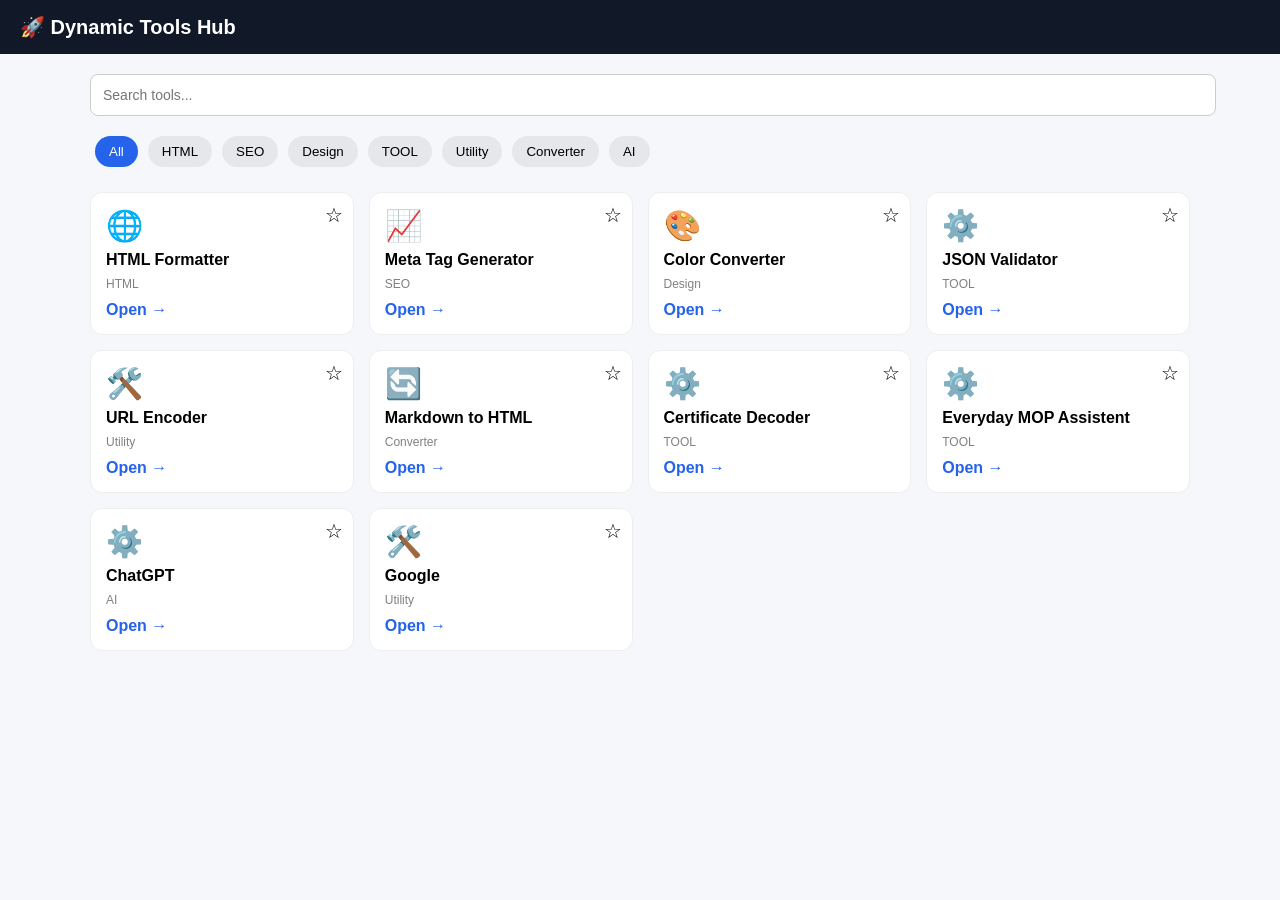
<file: index.html>
<!DOCTYPE html>
<html lang="en">
<head>
  <meta charset="UTF-8">
  <title>Dynamic Tools Hub</title>
  <meta name="viewport" content="width=device-width, initial-scale=1.0">

  <style>
    body {
      font-family: Arial, sans-serif;
      margin: 0;
      background: #f5f7fb;
    }

    header {
      background: #111827;
      color: white;
      padding: 15px 20px;
      font-size: 20px;
      font-weight: bold;
    }

    .container {
      max-width: 1100px;
      margin: auto;
      padding: 20px;
    }

    input {
      width: 100%;
      padding: 12px;
      margin-bottom: 15px;
      border-radius: 8px;
      border: 1px solid #ccc;
      font-size: 14px;
    }

    .filters {
      margin-bottom: 20px;
    }

    .filters button {
      padding: 8px 14px;
      margin: 5px;
      border: none;
      border-radius: 20px;
      cursor: pointer;
      background: #e5e7eb;
    }

    .filters button.active {
      background: #2563eb;
      color: white;
    }

    .grid {
      display: grid;
      grid-template-columns: repeat(auto-fill, minmax(250px, 1fr));
      gap: 15px;
    }

    .card {
      background: white;
      padding: 15px;
      border-radius: 12px;
      transition: 0.2s;
      position: relative;
      border: 1px solid #eee;
    }

    .card:hover {
      transform: translateY(-5px);
      box-shadow: 0 10px 20px rgba(0,0,0,0.08);
    }

    .icon {
      font-size: 30px;
    }

    .title {
      font-weight: bold;
      margin: 8px 0;
    }

    .category {
      font-size: 12px;
      color: gray;
    }

    .open {
      display: inline-block;
      margin-top: 10px;
      color: #2563eb;
      text-decoration: none;
      font-weight: bold;
    }

    .fav {
      position: absolute;
      top: 10px;
      right: 10px;
      cursor: pointer;
      font-size: 20px;
    }

  </style>
</head>

<body>

<header>🚀 Dynamic Tools Hub</header>

<div class="container">

  <input id="searchBox" placeholder="Search tools..." />

  <div id="filters" class="filters"></div>

  <div id="tools" class="grid"></div>

</div>

<script>
let toolsData = [];
let activeCategory = "All";

const icons = {
  HTML: "🌐",
  SEO: "📈",
  Design: "🎨",
  JSON: "🧩",
  Utility: "🛠️",
  Converter: "🔄"
};

// Load tools
fetch('tools.json')
  .then(res => res.json())
  .then(data => {
    toolsData = data;
    renderFilters();
    renderTools();
  });

// Render filters
function renderFilters() {
  const container = document.getElementById("filters");

  // 🔥 FIX: clear previous buttons
  container.innerHTML = "";

  const categories = ["All", ...new Set(toolsData.map(t => t.category))];

  categories.forEach(cat => {
    const btn = document.createElement("button");
    btn.innerText = cat;

    if (cat === activeCategory) btn.classList.add("active");

    btn.onclick = () => {
      activeCategory = cat;
      renderFilters();
      renderTools();
    };

    container.appendChild(btn);
  });
}

// Render tools
function renderTools() {
  const container = document.getElementById("tools");
  container.innerHTML = "";

  const search = document.getElementById("searchBox").value.toLowerCase();

  const filtered = toolsData.filter(t =>
    (activeCategory === "All" || t.category === activeCategory) &&
    t.name.toLowerCase().includes(search)
  );

  filtered.forEach(tool => {
    const fav = isFav(tool.file);

    const div = document.createElement("div");
    div.className = "card";

    div.innerHTML = `
      <div class="fav" onclick="toggleFav('${tool.file}')">
        ${fav ? "⭐" : "☆"}
      </div>

      <div class="icon">${icons[tool.category] || "⚙️"}</div>

      <div class="title">${tool.name}</div>
      <div class="category">${tool.category}</div>

      <a href="${tool.file}" class="open">Open →</a>
    `;

    container.appendChild(div);
  });
}

// Search
document.getElementById("searchBox").addEventListener("input", renderTools);

// Favorites
function getFavs() {
  return JSON.parse(localStorage.getItem("favTools") || "[]");
}

function isFav(file) {
  return getFavs().includes(file);
}

function toggleFav(file) {
  let favs = getFavs();

  if (favs.includes(file)) {
    favs = favs.filter(f => f !== file);
  } else {
    favs.push(file);
  }

  localStorage.setItem("favTools", JSON.stringify(favs));
  renderTools();
}
</script>

</body>
</html>
</file>
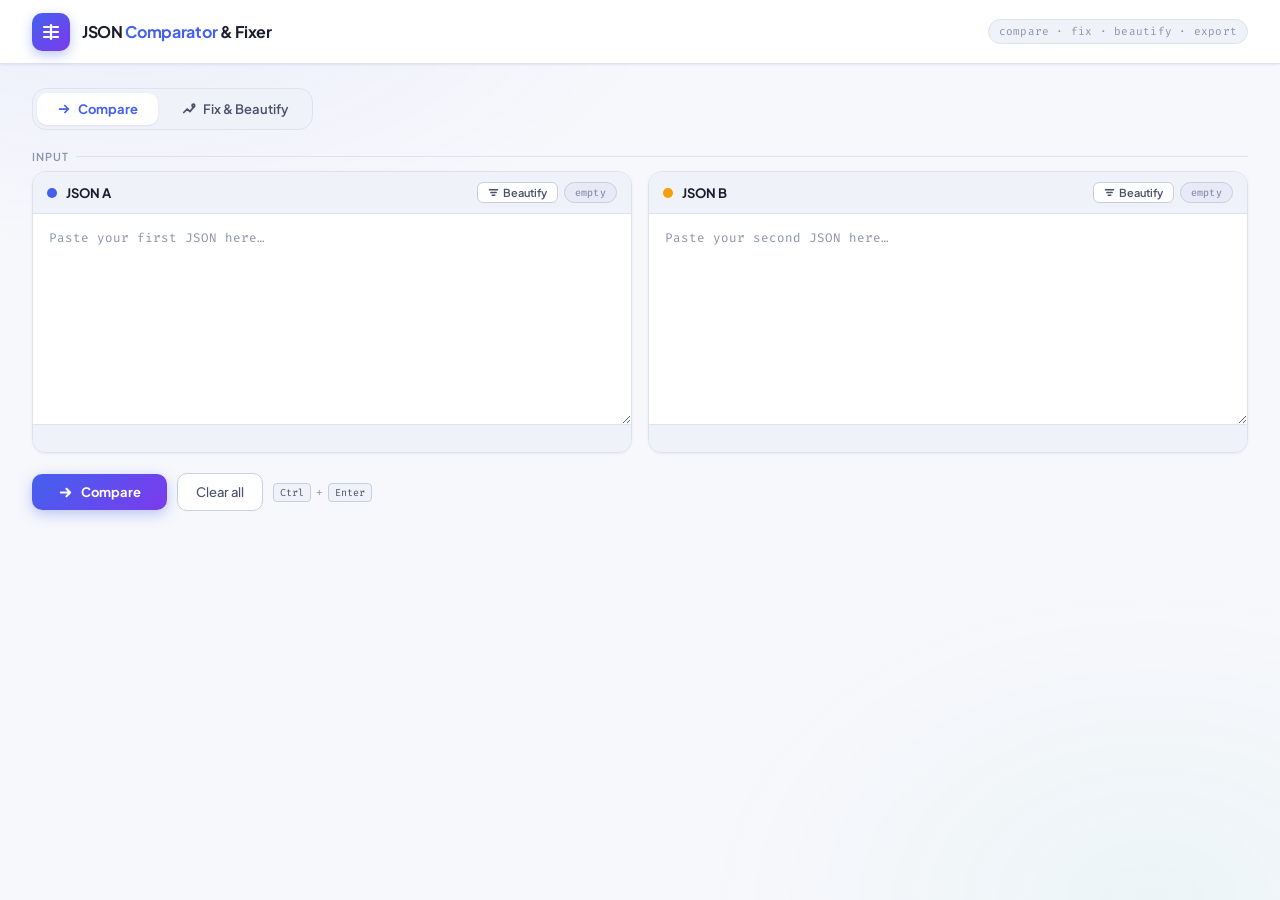
<file: json-comparator.html>
<!DOCTYPE html>
<html lang="en">
<head>
<meta charset="UTF-8"/>
<meta name="viewport" content="width=device-width, initial-scale=1.0"/>
<title>JSON Comparator & Fixer</title>
<link href="https://fonts.googleapis.com/css2?family=Plus+Jakarta+Sans:wght@400;500;600;700&family=Fira+Code:wght@400;500&display=swap" rel="stylesheet"/>
<style>
*,*::before,*::after{box-sizing:border-box;margin:0;padding:0}
:root{
  --bg:#F7F8FC; --surface:#FFFFFF; --surface2:#F0F2FA; --surface3:#E8EBF7;
  --border:#DDE1F0; --border2:#C8CEDE;
  --text:#1A1D2E; --text2:#4A5068; --text3:#8B92AD;
  --blue:#4361EE; --blue-light:#EEF1FD; --blue-mid:#C5CEFC;
  --green:#2BB5A0; --green-light:#E8F8F6; --green-mid:#A8E6DF;
  --red:#E05263; --red-light:#FDEEF0; --red-mid:#F8BDC4;
  --amber:#F59E0B; --amber-light:#FEF3C7; --amber-mid:#FCD89A;
  --violet:#7C3AED; --violet-light:#EDE9FE;
  --radius-sm:6px; --radius:10px; --radius-lg:14px; --radius-xl:20px;
  --shadow-sm:0 1px 3px rgba(67,97,238,0.06),0 1px 2px rgba(0,0,0,0.04);
  --shadow:0 4px 16px rgba(67,97,238,0.08),0 1px 4px rgba(0,0,0,0.04);
  --shadow-lg:0 8px 32px rgba(67,97,238,0.12),0 2px 8px rgba(0,0,0,0.06);
  --sans:'Plus Jakarta Sans',sans-serif; --mono:'Fira Code',monospace;
}
html{font-family:var(--sans);background:var(--bg);color:var(--text);min-height:100vh}
body{min-height:100vh;display:flex;flex-direction:column}
body::before{content:'';position:fixed;inset:0;pointer-events:none;z-index:0;
  background:radial-gradient(ellipse 60% 40% at 10% 0%,rgba(67,97,238,0.06) 0%,transparent 70%),
             radial-gradient(ellipse 50% 50% at 90% 100%,rgba(43,181,160,0.05) 0%,transparent 70%)}

/* ── Header ── */
header{position:relative;z-index:10;background:var(--surface);border-bottom:1px solid var(--border);
  box-shadow:var(--shadow-sm);padding:0 2rem;display:flex;align-items:center;justify-content:space-between;height:64px;flex-shrink:0}
.logo{display:flex;align-items:center;gap:12px}
.logo-mark{width:38px;height:38px;border-radius:10px;background:linear-gradient(135deg,#4361EE 0%,#7C3AED 100%);
  display:flex;align-items:center;justify-content:center;box-shadow:0 4px 12px rgba(67,97,238,0.35)}
.logo-mark svg{width:20px;height:20px;fill:none;stroke:#fff;stroke-width:2.2;stroke-linecap:round;stroke-linejoin:round}
.logo-name{font-size:16px;font-weight:700;letter-spacing:-0.02em;color:var(--text)}
.logo-name em{font-style:normal;color:var(--blue)}
.header-tag{font-family:var(--mono);font-size:11px;color:var(--text3);background:var(--surface2);
  border:1px solid var(--border);padding:4px 10px;border-radius:20px;letter-spacing:0.02em}

/* ── Tab nav ── */
.tab-nav{display:flex;gap:4px;background:var(--surface2);padding:4px;border-radius:var(--radius-lg);
  border:1px solid var(--border);width:fit-content}
.tab-btn{font-family:var(--sans);font-size:13px;font-weight:600;padding:8px 20px;border-radius:10px;
  border:none;background:transparent;color:var(--text2);cursor:pointer;transition:all 0.18s;
  display:flex;align-items:center;gap:7px}
.tab-btn svg{width:14px;height:14px;stroke:currentColor;fill:none;stroke-width:2;stroke-linecap:round;stroke-linejoin:round}
.tab-btn.active{background:var(--surface);color:var(--blue);box-shadow:var(--shadow-sm);font-weight:700}
.tab-btn:not(.active):hover{background:rgba(255,255,255,0.6);color:var(--text)}

/* ── Tab pages ── */
.tab-page{display:none}.tab-page.active{display:flex;flex-direction:column;gap:1.25rem}

/* ── Main ── */
main{position:relative;z-index:1;flex:1;display:flex;flex-direction:column;padding:1.5rem 2rem 2.5rem;
  gap:1.25rem;max-width:1440px;width:100%;margin:0 auto}
.section-label{font-size:11px;font-weight:600;letter-spacing:0.08em;text-transform:uppercase;color:var(--text3);
  display:flex;align-items:center;gap:8px;margin-bottom:8px}
.section-label::after{content:'';flex:1;height:1px;background:var(--border)}

/* ── Editors ── */
.editors{display:grid;grid-template-columns:1fr 1fr;gap:1rem}
.panel{background:var(--surface);border:1px solid var(--border);border-radius:var(--radius-lg);
  box-shadow:var(--shadow-sm);overflow:hidden;display:flex;flex-direction:column;transition:box-shadow 0.2s,border-color 0.2s}
.panel:focus-within{border-color:var(--blue-mid);box-shadow:var(--shadow)}
.panel-head{padding:10px 14px;display:flex;align-items:center;justify-content:space-between;
  background:var(--surface2);border-bottom:1px solid var(--border);gap:8px;flex-wrap:wrap}
.panel-id{display:flex;align-items:center;gap:9px;font-size:13px;font-weight:700;color:var(--text)}
.dot{width:10px;height:10px;border-radius:50%;flex-shrink:0}
.dot-a{background:var(--blue)}.dot-b{background:var(--amber)}
.panel-actions{display:flex;gap:6px;align-items:center}
.badge{font-size:10px;font-family:var(--mono);font-weight:500;padding:3px 10px;border-radius:20px;
  letter-spacing:0.03em;transition:all 0.2s}
.badge-empty{background:var(--surface3);border:1px solid var(--border2);color:var(--text3)}
.badge-ok{background:var(--green-light);border:1px solid var(--green-mid);color:var(--green)}
.badge-err{background:var(--red-light);border:1px solid var(--red-mid);color:var(--red)}
.mini-btn{font-family:var(--sans);font-size:11px;font-weight:600;padding:3px 10px;border-radius:6px;
  border:1px solid var(--border2);background:var(--surface);color:var(--text2);cursor:pointer;
  transition:all 0.15s;display:flex;align-items:center;gap:4px;white-space:nowrap}
.mini-btn svg{width:11px;height:11px;stroke:currentColor;fill:none;stroke-width:2;stroke-linecap:round;stroke-linejoin:round}
.mini-btn:hover{background:var(--blue-light);border-color:var(--blue-mid);color:var(--blue)}
.mini-btn.green:hover{background:var(--green-light);border-color:var(--green-mid);color:var(--green)}
textarea{flex:1;min-height:210px;resize:vertical;background:#fff;border:none;outline:none;
  color:var(--text);font-family:var(--mono);font-size:12.5px;line-height:1.7;padding:14px 16px;caret-color:var(--blue)}
textarea::placeholder{color:var(--text3)}
.panel-foot{border-top:1px solid var(--border);padding:6px 14px;min-height:28px;background:var(--surface2)}
.err-msg{font-size:11px;font-family:var(--mono);color:var(--red);line-height:1.5}

/* ── Action bar ── */
.action-bar{display:flex;align-items:center;gap:10px;flex-wrap:wrap}
.btn-compare{font-family:var(--sans);font-size:13px;font-weight:700;padding:10px 26px;
  background:linear-gradient(135deg,#4361EE 0%,#7C3AED 100%);color:#fff;border:none;border-radius:var(--radius);
  cursor:pointer;box-shadow:0 4px 14px rgba(67,97,238,0.35);transition:transform 0.15s,box-shadow 0.15s;
  display:flex;align-items:center;gap:8px}
.btn-compare:hover{transform:translateY(-1px);box-shadow:0 6px 20px rgba(67,97,238,0.42)}
.btn-compare:active{transform:scale(0.97)}
.btn-compare svg{width:15px;height:15px}
.btn-ghost{font-family:var(--sans);font-size:13px;font-weight:500;padding:10px 18px;
  background:var(--surface);color:var(--text2);border:1px solid var(--border2);border-radius:var(--radius);
  cursor:pointer;transition:all 0.15s}
.btn-ghost:hover{background:var(--surface2);color:var(--text)}
.btn-export{font-family:var(--sans);font-size:12px;font-weight:600;padding:8px 14px;background:var(--surface);
  color:var(--text2);border:1px solid var(--border2);border-radius:var(--radius);cursor:pointer;
  transition:all 0.15s;display:flex;align-items:center;gap:6px}
.btn-export:hover{background:var(--surface2);color:var(--blue);border-color:var(--blue-mid)}
.btn-export svg{width:13px;height:13px;stroke:currentColor;fill:none;stroke-width:2;stroke-linecap:round;stroke-linejoin:round}
.export-group{display:flex;gap:6px}
.kbd-hint{font-family:var(--mono);font-size:11px;color:var(--text3);display:flex;align-items:center;gap:5px}
kbd{background:var(--surface2);border:1px solid var(--border2);border-radius:4px;padding:2px 6px;
  font-size:10px;font-family:var(--mono);color:var(--text2)}

/* ── Results ── */
.results{display:none;flex-direction:column;gap:1rem}
.results.visible{display:flex}
@keyframes fadeUp{from{opacity:0;transform:translateY(10px)}to{opacity:1;transform:translateY(0)}}
.results.visible{animation:fadeUp 0.3s ease}

/* ── Metrics ── */
.metrics{display:flex;gap:10px;flex-wrap:wrap}
.metric{background:var(--surface);border:1px solid var(--border);border-radius:var(--radius-lg);
  box-shadow:var(--shadow-sm);padding:14px 20px;min-width:100px;display:flex;flex-direction:column;gap:4px}
.metric-val{font-size:28px;font-weight:700;line-height:1;letter-spacing:-0.02em}
.metric-label{font-size:11px;font-weight:500;color:var(--text3);letter-spacing:0.04em}
.m-total .metric-val{color:var(--text)}.m-same .metric-val{color:var(--green)}
.m-diff .metric-val{color:var(--red)}.m-only-a .metric-val{color:var(--blue)}.m-only-b .metric-val{color:var(--amber)}

/* ── Controls ── */
.controls{display:flex;align-items:center;gap:10px;flex-wrap:wrap}
.filters{display:flex;gap:6px;flex-wrap:wrap}
.filter-btn{font-family:var(--sans);font-size:12px;font-weight:600;padding:6px 14px;border-radius:20px;
  border:1.5px solid var(--border2);background:var(--surface);color:var(--text2);cursor:pointer;transition:all 0.15s}
.filter-btn:hover{background:var(--surface2)}
.filter-btn.active{background:var(--blue);border-color:var(--blue);color:#fff;box-shadow:0 2px 8px rgba(67,97,238,0.3)}
.filter-btn.f-same.active{background:var(--green);border-color:var(--green);color:#fff}
.filter-btn.f-different.active{background:var(--red);border-color:var(--red);color:#fff}
.filter-btn.f-only-a.active{background:var(--blue);border-color:var(--blue);color:#fff}
.filter-btn.f-only-b.active{background:var(--amber);border-color:var(--amber);color:#fff}
.search-wrap{margin-left:auto}
.search-box{position:relative;display:flex;align-items:center}
.search-box svg{position:absolute;left:10px;width:14px;height:14px;stroke:var(--text3);stroke-width:2;fill:none;pointer-events:none}
.search-box input{font-family:var(--sans);font-size:13px;padding:7px 12px 7px 32px;width:220px;
  background:var(--surface);color:var(--text);border:1px solid var(--border2);border-radius:var(--radius);
  outline:none;transition:all 0.2s;box-shadow:var(--shadow-sm)}
.search-box input:focus{border-color:var(--blue);box-shadow:0 0 0 3px rgba(67,97,238,0.12)}
.search-box input::placeholder{color:var(--text3)}

/* ── Table ── */
.table-card{background:var(--surface);border:1px solid var(--border);border-radius:var(--radius-lg);
  box-shadow:var(--shadow);overflow:hidden;overflow-x:auto}
table{width:100%;border-collapse:collapse;table-layout:fixed;min-width:600px}
thead{background:var(--surface2)}
th{padding:11px 16px;text-align:left;font-size:11px;font-weight:600;color:var(--text3);
  letter-spacing:0.07em;text-transform:uppercase;border-bottom:2px solid var(--border)}
td{padding:10px 16px;font-size:12.5px;border-bottom:1px solid var(--border);
  vertical-align:top;word-break:break-word;transition:background 0.1s}
tr:last-child td{border-bottom:none}
tbody tr.data-row:hover td{background:var(--blue-light)}
tr.grp td{background:var(--surface2);font-size:11px;font-weight:700;letter-spacing:0.06em;
  color:var(--text3);text-transform:uppercase;padding:6px 16px;border-bottom:1px solid var(--border)}
tr.grp td .grp-name{color:var(--blue);font-family:var(--mono);font-size:12px}
tr.grp td .grp-meta{color:var(--text3);font-size:10px;font-weight:400}
col.ck{width:22%}col.cs{width:10%}col.ca{width:30%}col.cb{width:30%}col.cact{width:8%}
.kpath{font-family:var(--mono);font-size:11px;color:var(--text3)}
.kleaf{font-family:var(--mono);font-size:12px;font-weight:500;color:var(--text)}
.pill{display:inline-block;padding:3px 10px;border-radius:20px;font-size:10px;font-weight:700;letter-spacing:0.03em}
.p-same{background:var(--green-light);color:var(--green);border:1px solid var(--green-mid)}
.p-diff{background:var(--red-light);color:var(--red);border:1px solid var(--red-mid)}
.p-oa{background:var(--blue-light);color:var(--blue);border:1px solid var(--blue-mid)}
.p-ob{background:var(--amber-light);color:var(--amber);border:1px solid var(--amber-mid)}
.val{font-family:var(--mono);font-size:12px}
.v-null{color:var(--text3)}.v-bool{color:var(--violet)}.v-num{color:#E67E22}
.v-str{color:var(--text)}.v-a{color:var(--blue)}.v-b{color:#D97706}.v-miss{color:var(--text3);font-style:italic}
.val-truncated .truncated-text{display:block;max-height:55px;overflow:hidden}

/* ── Row actions ── */
.row-actions{display:flex;gap:4px;align-items:flex-start}
.icon-btn{display:inline-flex;align-items:center;justify-content:center;width:26px;height:26px;
  border-radius:6px;border:1px solid var(--border2);background:var(--surface);cursor:pointer;
  transition:all 0.15s;color:var(--text3)}
.icon-btn:hover{background:var(--blue-light);border-color:var(--blue-mid);color:var(--blue)}
.icon-btn svg{width:13px;height:13px;stroke:currentColor;fill:none;stroke-width:2;stroke-linecap:round;stroke-linejoin:round}
.icon-btn.copied{background:var(--green-light);border-color:var(--green-mid);color:var(--green)}

/* ── Expand panel ── */
tr.expand-row td{padding:0;border-bottom:1px solid var(--border)}
.expand-panel{display:none;padding:16px;background:var(--surface2)}
.expand-panel.open{display:block}
.expand-panel-inner{display:grid;grid-template-columns:1fr 1fr;gap:12px}
.diff-pane{background:var(--surface);border:1px solid var(--border);border-radius:var(--radius);overflow:hidden}
.diff-pane-head{padding:7px 12px;font-size:11px;font-weight:700;letter-spacing:0.05em;
  border-bottom:1px solid var(--border);display:flex;align-items:center;justify-content:space-between}
.diff-pane-head.pa{background:var(--blue-light);color:var(--blue)}
.diff-pane-head.pb{background:var(--amber-light);color:var(--amber)}
.diff-pane-head.ps{background:var(--green-light);color:var(--green)}
.diff-pane-copy{cursor:pointer;font-size:10px;padding:2px 8px;border-radius:4px;border:1px solid currentColor;
  opacity:0.7;background:transparent;font-family:var(--sans);font-weight:600;transition:opacity 0.15s}
.diff-pane-copy:hover{opacity:1}
.diff-body{padding:12px;font-family:var(--mono);font-size:11.5px;line-height:1.7;
  overflow-x:auto;max-height:340px;overflow-y:auto;white-space:pre}
.diff-line{display:block;padding:0 4px;margin:0 -4px;border-radius:3px}
.diff-line.added{background:rgba(43,181,160,0.12);color:var(--green)}
.diff-line.removed{background:rgba(224,82,99,0.1);color:var(--red)}
.diff-line.changed-a{background:rgba(67,97,238,0.08);color:var(--blue)}
.diff-line.changed-b{background:rgba(245,158,11,0.1);color:#D97706}
.xml-tag{color:#7C3AED}.xml-attr{color:#E05263}.xml-val{color:var(--green)}.xml-text{color:var(--text)}
.json-key{color:var(--blue)}.json-str{color:var(--green)}.json-num{color:#E67E22}.json-bool{color:var(--violet)}.json-null{color:var(--text3)}
.no-rows{padding:48px;text-align:center;color:var(--text3);font-size:14px}
.no-rows strong{display:block;font-size:16px;margin-bottom:4px;color:var(--text2)}

/* ══════════════════════════════════
   JSON FIXER / BEAUTIFIER TAB
══════════════════════════════════ */
.fixer-layout{display:grid;grid-template-columns:1fr 1fr;gap:1rem;align-items:start}
.fixer-panel{background:var(--surface);border:1px solid var(--border);border-radius:var(--radius-lg);
  box-shadow:var(--shadow-sm);overflow:hidden;display:flex;flex-direction:column}
.fixer-panel:focus-within{border-color:var(--blue-mid);box-shadow:var(--shadow)}
.fixer-head{padding:10px 14px;background:var(--surface2);border-bottom:1px solid var(--border);
  display:flex;align-items:center;justify-content:space-between;gap:8px;flex-wrap:wrap}
.fixer-title{font-size:13px;font-weight:700;color:var(--text);display:flex;align-items:center;gap:8px}
.fixer-actions{display:flex;gap:6px;flex-wrap:wrap}
.fixer-ta{min-height:280px;resize:vertical;background:#fff;border:none;outline:none;
  color:var(--text);font-family:var(--mono);font-size:12.5px;line-height:1.7;padding:14px 16px;
  caret-color:var(--blue);width:100%}
.fixer-ta::placeholder{color:var(--text3)}
.fixer-foot{border-top:1px solid var(--border);padding:8px 14px;background:var(--surface2);min-height:30px}

/* Issues panel */
.issues-panel{background:var(--surface);border:1px solid var(--border);border-radius:var(--radius-lg);
  box-shadow:var(--shadow-sm);overflow:hidden}
.issues-head{padding:10px 16px;background:var(--surface2);border-bottom:1px solid var(--border);
  display:flex;align-items:center;justify-content:space-between}
.issues-title{font-size:13px;font-weight:700;color:var(--text);display:flex;align-items:center;gap:8px}
.issues-body{padding:14px 16px;display:flex;flex-direction:column;gap:10px;max-height:400px;overflow-y:auto}
.issue-card{border-radius:var(--radius);border:1px solid var(--border);overflow:hidden}
.issue-card-head{padding:8px 12px;display:flex;align-items:flex-start;gap:10px}
.issue-card-head.err{background:var(--red-light);border-bottom:1px solid var(--red-mid)}
.issue-card-head.warn{background:var(--amber-light);border-bottom:1px solid var(--amber-mid)}
.issue-card-head.info{background:var(--blue-light);border-bottom:1px solid var(--blue-mid)}
.issue-card-head.ok{background:var(--green-light);border-bottom:1px solid var(--green-mid)}
.issue-icon{font-size:16px;flex-shrink:0;line-height:1.4}
.issue-text{flex:1}
.issue-title{font-size:12px;font-weight:700;color:var(--text);margin-bottom:2px}
.issue-desc{font-size:11px;color:var(--text2);line-height:1.5}
.issue-fix{padding:8px 12px;font-family:var(--mono);font-size:11px;color:var(--text2);background:#fff;
  line-height:1.6;white-space:pre-wrap;word-break:break-all}
.fix-tag{display:inline-block;font-size:10px;font-weight:700;padding:1px 6px;border-radius:4px;
  margin-right:6px;font-family:var(--sans)}
.fix-tag.err{background:var(--red-light);color:var(--red)}
.fix-tag.warn{background:var(--amber-light);color:var(--amber)}
.fix-tag.info{background:var(--blue-light);color:var(--blue)}

/* apply-fix button */
.btn-apply{font-family:var(--sans);font-size:12px;font-weight:700;padding:6px 14px;
  background:linear-gradient(135deg,#4361EE,#7C3AED);color:#fff;border:none;border-radius:8px;
  cursor:pointer;box-shadow:0 2px 8px rgba(67,97,238,0.3);transition:all 0.15s;
  display:flex;align-items:center;gap:5px;margin-top:6px}
.btn-apply:hover{transform:translateY(-1px);box-shadow:0 4px 12px rgba(67,97,238,0.4)}
.btn-apply svg{width:12px;height:12px;stroke:#fff;fill:none;stroke-width:2.5;stroke-linecap:round;stroke-linejoin:round}

.issues-empty{padding:24px;text-align:center;color:var(--text3);font-size:13px}
.issues-empty strong{display:block;font-size:15px;color:var(--text2);margin-bottom:4px}

/* indent selector */
.indent-sel{font-family:var(--mono);font-size:11px;padding:3px 8px;border-radius:6px;
  border:1px solid var(--border2);background:var(--surface);color:var(--text2);cursor:pointer;outline:none}

/* copy-done flash */
.flash{animation:flashGreen 0.5s ease}
@keyframes flashGreen{0%{background:#E8F8F6}100%{background:transparent}}

/* ── scrollbar ── */
::-webkit-scrollbar{width:6px;height:6px}
::-webkit-scrollbar-track{background:transparent}
::-webkit-scrollbar-thumb{background:var(--border2);border-radius:3px}
::-webkit-scrollbar-thumb:hover{background:var(--blue-mid)}

@media(max-width:720px){
  .editors,.fixer-layout{grid-template-columns:1fr}
  main{padding:1rem}
  .controls{flex-direction:column;align-items:flex-start}
  .search-wrap{margin-left:0;width:100%}
  .search-box input{width:100%}
  .kbd-hint,.header-tag{display:none}
  .expand-panel-inner{grid-template-columns:1fr}
}
</style>
</head>
<body>

<header>
  <div class="logo">
    <div class="logo-mark">
      <svg viewBox="0 0 20 20"><path d="M3 5h5M3 10h5M3 15h5"/><path d="M12 5h5M12 10h5M12 15h5"/><line x1="10" y1="3" x2="10" y2="17"/></svg>
    </div>
    <div class="logo-name">JSON <em>Comparator</em> &amp; Fixer</div>
  </div>
  <div class="header-tag">compare · fix · beautify · export</div>
</header>

<main>
  <!-- Tab nav -->
  <div class="tab-nav" role="tablist">
    <button class="tab-btn active" data-tab="compare" role="tab">
      <svg viewBox="0 0 16 16"><path d="M3 8h10M9 4l4 4-4 4"/></svg>
      Compare
    </button>
    <button class="tab-btn" data-tab="fixer" role="tab">
      <svg viewBox="0 0 16 16"><path d="M2 12l4-4 3 3 5-6"/><circle cx="13" cy="4" r="1.5"/></svg>
      Fix &amp; Beautify
    </button>
  </div>

  <!-- ════ COMPARE TAB ════ -->
  <div class="tab-page active" id="tab-compare">
    <div>
      <div class="section-label">Input</div>
      <div class="editors">
        <div class="panel">
          <div class="panel-head">
            <div class="panel-id"><div class="dot dot-a"></div>JSON A</div>
            <div class="panel-actions">
              <button class="mini-btn green" onclick="beautifyTA('ta-a','badge-a','err-a')">
                <svg viewBox="0 0 16 16"><path d="M2 4h12M4 8h8M6 12h4"/></svg> Beautify
              </button>
              <span class="badge badge-empty" id="badge-a">empty</span>
            </div>
          </div>
          <textarea id="ta-a" placeholder="Paste your first JSON here…"></textarea>
          <div class="panel-foot"><div class="err-msg" id="err-a"></div></div>
        </div>
        <div class="panel">
          <div class="panel-head">
            <div class="panel-id"><div class="dot dot-b"></div>JSON B</div>
            <div class="panel-actions">
              <button class="mini-btn green" onclick="beautifyTA('ta-b','badge-b','err-b')">
                <svg viewBox="0 0 16 16"><path d="M2 4h12M4 8h8M6 12h4"/></svg> Beautify
              </button>
              <span class="badge badge-empty" id="badge-b">empty</span>
            </div>
          </div>
          <textarea id="ta-b" placeholder="Paste your second JSON here…"></textarea>
          <div class="panel-foot"><div class="err-msg" id="err-b"></div></div>
        </div>
      </div>
    </div>

    <div class="action-bar">
      <button class="btn-compare" id="btn-compare">
        <svg viewBox="0 0 16 16" fill="none" stroke="currentColor" stroke-width="2.2" stroke-linecap="round" stroke-linejoin="round"><path d="M3 8h10M9 4l4 4-4 4"/></svg>
        Compare
      </button>
      <button class="btn-ghost" id="btn-clear">Clear all</button>
      <div class="kbd-hint"><kbd>Ctrl</kbd><span>+</span><kbd>Enter</kbd></div>
      <div class="export-group" id="export-group" style="display:none">
        <button class="btn-export" id="btn-csv">
          <svg viewBox="0 0 16 16"><rect x="2" y="2" width="12" height="12" rx="1"/><path d="M2 6h12M6 6v8"/></svg>
          Export CSV
        </button>
        <button class="btn-export" id="btn-html">
          <svg viewBox="0 0 16 16"><path d="M4 4l-2 8 2 0M12 4l2 8-2 0M6 12l4 0M7 8l2 0"/></svg>
          Export HTML
        </button>
      </div>
    </div>

    <div class="results" id="results">
      <div>
        <div class="section-label">Summary</div>
        <div class="metrics" id="metrics"></div>
      </div>
      <div>
        <div class="section-label">Detailed comparison</div>
        <div class="controls">
          <div class="filters" id="filters">
            <button class="filter-btn active" data-f="all">All</button>
            <button class="filter-btn f-same" data-f="same">Same</button>
            <button class="filter-btn f-different" data-f="different">Different</button>
            <button class="filter-btn f-only-a" data-f="only-a">Only in A</button>
            <button class="filter-btn f-only-b" data-f="only-b">Only in B</button>
          </div>
          <div class="search-wrap">
            <div class="search-box">
              <svg viewBox="0 0 16 16"><circle cx="6.5" cy="6.5" r="4"/><path d="M10 10l3 3"/></svg>
              <input type="text" id="search" placeholder="Search parameter…"/>
            </div>
          </div>
        </div>
        <div style="margin-top:10px" class="table-card">
          <table id="main-table">
            <colgroup><col class="ck"><col class="cs"><col class="ca"><col class="cb"><col class="cact"></colgroup>
            <thead><tr><th>Parameter</th><th>Status</th><th>Value — A</th><th>Value — B</th><th>Actions</th></tr></thead>
            <tbody id="tbody"></tbody>
          </table>
        </div>
      </div>
    </div>
  </div><!-- /compare tab -->

  <!-- ════ FIX & BEAUTIFY TAB ════ -->
  <div class="tab-page" id="tab-fixer">
    <div class="fixer-layout">

      <!-- Input panel -->
      <div>
        <div class="section-label">Paste JSON to fix or beautify</div>
        <div class="fixer-panel">
          <div class="fixer-head">
            <div class="fixer-title">
              <svg style="width:14px;height:14px;stroke:var(--blue);fill:none;stroke-width:2;stroke-linecap:round;stroke-linejoin:round" viewBox="0 0 16 16"><path d="M5 3H3a1 1 0 00-1 1v8a1 1 0 001 1h10a1 1 0 001-1V4a1 1 0 00-1-1h-2"/><rect x="5" y="1" width="6" height="4" rx="1"/></svg>
              Raw Input
            </div>
            <div class="fixer-actions">
              <label style="font-size:11px;color:var(--text3);font-weight:600">Indent:
                <select class="indent-sel" id="indent-sel">
                  <option value="2">2 spaces</option>
                  <option value="4">4 spaces</option>
                  <option value="tab">Tab</option>
                </select>
              </label>
              <button class="mini-btn" onclick="analyzeJSON()">
                <svg viewBox="0 0 16 16"><circle cx="8" cy="8" r="6"/><path d="M8 5v3l2 2"/></svg>
                Analyze
              </button>
              <button class="mini-btn green" onclick="fixAndBeautify()">
                <svg viewBox="0 0 16 16"><path d="M13 2l-9 9-2 4 4-2 9-9-2-2z"/></svg>
                Fix &amp; Beautify
              </button>
            </div>
          </div>
          <textarea class="fixer-ta" id="fixer-input" placeholder="Paste broken or minified JSON here…&#10;&#10;The tool will:&#10;• Detect syntax errors with line/column info&#10;• Suggest specific fixes&#10;• Auto-fix common issues (trailing commas, single quotes, unquoted keys…)&#10;• Beautify / format the output"></textarea>
          <div class="fixer-foot"><div class="err-msg" id="fixer-err"></div></div>
        </div>
      </div>

      <!-- Output + Issues -->
      <div style="display:flex;flex-direction:column;gap:1rem">
        <div class="section-label">Output &amp; Issues</div>

        <!-- Issues -->
        <div class="issues-panel" id="issues-panel">
          <div class="issues-head">
            <div class="issues-title">
              <svg style="width:14px;height:14px;stroke:currentColor;fill:none;stroke-width:2;stroke-linecap:round;stroke-linejoin:round" viewBox="0 0 16 16"><circle cx="8" cy="8" r="6"/><path d="M8 5v3M8 11h.01"/></svg>
              Analysis &amp; Suggestions
            </div>
            <span id="issues-count" class="badge badge-empty">ready</span>
          </div>
          <div class="issues-body" id="issues-body">
            <div class="issues-empty"><strong>Paste JSON and click Analyze</strong>Issues and fix suggestions will appear here.</div>
          </div>
        </div>

        <!-- Fixed output -->
        <div class="fixer-panel" id="output-panel" style="display:none">
          <div class="fixer-head">
            <div class="fixer-title">
              <svg style="width:14px;height:14px;stroke:var(--green);fill:none;stroke-width:2;stroke-linecap:round;stroke-linejoin:round" viewBox="0 0 16 16"><path d="M3 8l4 4 7-7"/></svg>
              Fixed &amp; Beautified Output
            </div>
            <div class="fixer-actions">
              <button class="mini-btn" onclick="copyFixedOutput()">
                <svg viewBox="0 0 16 16"><rect x="5" y="5" width="9" height="9" rx="1"/><path d="M11 5V3H2v9h2"/></svg>
                Copy
              </button>
              <button class="mini-btn green" onclick="sendToCompare()">
                <svg viewBox="0 0 16 16"><path d="M3 8h10M9 4l4 4-4 4"/></svg>
                Send to Compare
              </button>
            </div>
          </div>
          <textarea class="fixer-ta" id="fixer-output" readonly style="background:var(--green-light);color:var(--text)"></textarea>
          <div class="fixer-foot" id="output-foot"></div>
        </div>
      </div>

    </div>
  </div><!-- /fixer tab -->

</main>

<script>
(function(){
const $=id=>document.getElementById(id);

/* ════ TAB SWITCHING ════ */
document.querySelectorAll('.tab-btn').forEach(btn=>{
  btn.addEventListener('click',()=>{
    document.querySelectorAll('.tab-btn').forEach(b=>b.classList.remove('active'));
    document.querySelectorAll('.tab-page').forEach(p=>p.classList.remove('active'));
    btn.classList.add('active');
    $('tab-'+btn.dataset.tab).classList.add('active');
  });
});

/* ════ SHARED UTILS ════ */
function esc(s){return String(s).replace(/&/g,'&amp;').replace(/</g,'&lt;').replace(/>/g,'&gt;');}
function tryParse(s){s=s.trim();if(!s)return{ok:false,empty:true};try{return{ok:true,val:JSON.parse(s)};}catch(e){return{ok:false,err:e.message};}}

function flatten(node){
  const out={};
  function walk(n,p){
    if(n===null||typeof n!=='object'){out[p]=n;return;}
    if(Array.isArray(n)){if(!n.length){out[p]='[]';return;}n.forEach((x,i)=>walk(x,p+'['+i+']'));return;}
    const ks=Object.keys(n);if(!ks.length){out[p]='{}';return;}ks.forEach(k=>walk(n[k],p?p+'.'+k:k));
  }
  walk(node,'');return out;
}

function copyText(text,btn){
  navigator.clipboard.writeText(text).then(()=>{
    if(btn){const o=btn.textContent;btn.textContent='✓ Copied';btn.classList.add('copied');setTimeout(()=>{btn.textContent=o;btn.classList.remove('copied');},1500);}
  }).catch(()=>{
    const t=document.createElement('textarea');t.value=text;document.body.appendChild(t);t.select();document.execCommand('copy');document.body.removeChild(t);
    if(btn){const o=btn.textContent;btn.textContent='✓ Copied';setTimeout(()=>{btn.textContent=o;},1500);}
  });
}

function download(name,type,content){
  const a=document.createElement('a');a.href=URL.createObjectURL(new Blob([content],{type}));a.download=name;a.click();URL.revokeObjectURL(a.href);
}

/* ════ BEAUTIFY IN COMPARE PANELS ════ */
window.beautifyTA=function(taId,badgeId,errId){
  const ta=$(taId),badge=$(badgeId),err=$(errId);
  const r=tryParse(ta.value);
  if(r.ok){
    ta.value=JSON.stringify(r.val,null,2);
    err.textContent='';badge.className='badge badge-ok';badge.textContent='valid JSON';
    ta.classList.add('flash');setTimeout(()=>ta.classList.remove('flash'),500);
  }else{
    err.textContent='Cannot beautify — '+r.err;badge.className='badge badge-err';badge.textContent='invalid';
  }
};

/* ════ LIVE VALIDATION (COMPARE) ════ */
function lv(ta,err,badge){
  const v=ta.value.trim();
  if(!v){err.textContent='';badge.className='badge badge-empty';badge.textContent='empty';return;}
  const r=tryParse(v);
  if(r.ok){err.textContent='';badge.className='badge badge-ok';badge.textContent='valid JSON';}
  else{err.textContent=r.err;badge.className='badge badge-err';badge.textContent='invalid';}
}
const taA=$('ta-a'),taB=$('ta-b'),errA=$('err-a'),errB=$('err-b'),bA=$('badge-a'),bB=$('badge-b');
taA.addEventListener('input',()=>lv(taA,errA,bA));
taB.addEventListener('input',()=>lv(taB,errB,bB));

/* ════ COMPARE ════ */
let allRows=[],activeFilter='all',searchQuery='';
const resultsEl=$('results'),metricsEl=$('metrics'),tbody=$('tbody'),searchIn=$('search'),filtersEl=$('filters'),exportGrp=$('export-group');

function compare(){
  const rA=tryParse(taA.value),rB=tryParse(taB.value);
  let blocked=false;
  if(rA.empty){errA.textContent='Please paste JSON A.';bA.className='badge badge-err';bA.textContent='empty';blocked=true;}
  else if(!rA.ok){errA.textContent=rA.err;bA.className='badge badge-err';bA.textContent='invalid';blocked=true;}
  if(rB.empty){errB.textContent='Please paste JSON B.';bB.className='badge badge-err';bB.textContent='empty';blocked=true;}
  else if(!rB.ok){errB.textContent=rB.err;bB.className='badge badge-err';bB.textContent='invalid';blocked=true;}
  if(blocked)return;
  const fA=flatten(rA.val),fB=flatten(rB.val);
  const keys=Array.from(new Set([...Object.keys(fA),...Object.keys(fB)])).sort((a,b)=>a.localeCompare(b,undefined,{numeric:true,sensitivity:'base'}));
  allRows=keys.map(k=>{
    const inA=k in fA,inB=k in fB;let st;
    if(inA&&inB)st=JSON.stringify(fA[k])===JSON.stringify(fB[k])?'same':'different';
    else if(inA)st='only-a';else st='only-b';
    return{key:k,status:st,valA:fA[k],valB:fB[k]};
  });
  activeFilter='all';searchIn.value='';searchQuery='';
  document.querySelectorAll('.filter-btn').forEach(b=>b.classList.toggle('active',b.dataset.f==='all'));
  renderMetrics();renderTable();
  resultsEl.className='results visible';exportGrp.style.display='flex';
  setTimeout(()=>resultsEl.scrollIntoView({behavior:'smooth',block:'start'}),50);
}

function renderMetrics(){
  const same=allRows.filter(r=>r.status==='same').length,diff=allRows.filter(r=>r.status==='different').length;
  const oA=allRows.filter(r=>r.status==='only-a').length,oB=allRows.filter(r=>r.status==='only-b').length;
  metricsEl.innerHTML=`
    <div class="metric m-total"><div class="metric-val">${allRows.length}</div><div class="metric-label">Total keys</div></div>
    <div class="metric m-same"><div class="metric-val">${same}</div><div class="metric-label">Identical</div></div>
    <div class="metric m-diff"><div class="metric-val">${diff}</div><div class="metric-label">Different</div></div>
    <div class="metric m-only-a"><div class="metric-val">${oA}</div><div class="metric-label">Only in A</div></div>
    <div class="metric m-only-b"><div class="metric-val">${oB}</div><div class="metric-label">Only in B</div></div>`;
}

function detectType(s){if(typeof s!=='string')return'plain';const t=s.trim();if(t.startsWith('<')&&t.includes('>'))return'xml';if((t.startsWith('{')||t.startsWith('['))&&(t.includes(':')||t.includes(',')))return'json';return'plain';}
function prettyXML(xml){try{let i=0,out='';xml.replace(/>\s*</g,'>\n<').split('\n').forEach(l=>{l=l.trim();if(!l)return;if(l.match(/^<\/[^>]+>$/))i=Math.max(0,i-1);out+='  '.repeat(i)+l+'\n';if(l.match(/^<[^\/!][^>]*[^\/]>$/)&&!l.match(/^<[^>]+\/>$/))i++;});return out.trim();}catch(e){return xml;}}
function prettyJSON(s){try{return JSON.stringify(JSON.parse(s),null,2);}catch(e){return s;}}
function highlightXML(s){return esc(s).replace(/(&lt;\/?[\w:.-]+)(\s|&gt;)/g,'<span class="xml-tag">$1</span>$2').replace(/(&lt;[\w:.-]+)((?:\s+[\w:.-]+=(?:"[^"]*"|'[^']*'))*)/g,(_,tag,attrs)=>tag+attrs.replace(/([\w:.-]+)=(&quot;[^"]*&quot;|'[^']*')/g,'<span class="xml-attr">$1</span>=<span class="xml-val">$2</span>')).replace(/&gt;([^&<]+)&lt;/g,'&gt;<span class="xml-text">$1</span>&lt;');}
function highlightJSON(s){return esc(s).replace(/"([^"]+)"(\s*:)/g,'<span class="json-key">"$1"</span>$2').replace(/:\s*"([^"]*)"/g,': <span class="json-str">"$1"</span>').replace(/:\s*(-?\d+\.?\d*)/g,': <span class="json-num">$1</span>').replace(/:\s*(true|false)/g,': <span class="json-bool">$1</span>').replace(/:\s*(null)/g,': <span class="json-null">$1</span>');}
function lineDiff(a,b){const la=a.split('\n'),lb=b.split('\n'),outA=[],outB=[],mx=Math.max(la.length,lb.length);for(let i=0;i<mx;i++){const A=la[i],B=lb[i];if(A===undefined){outA.push({text:'',cls:'removed'});outB.push({text:B,cls:'added'});}else if(B===undefined){outA.push({text:A,cls:'removed'});outB.push({text:'',cls:'added'});}else if(A===B){outA.push({text:A,cls:''});outB.push({text:B,cls:''});}else{outA.push({text:A,cls:'changed-a'});outB.push({text:B,cls:'changed-b'});}}return{outA,outB};}
function renderDiffLines(lines,hl){return lines.map(l=>{const h=hl?hl(l.text):esc(l.text);return l.cls?`<span class="diff-line ${l.cls}">${h||'&nbsp;'}</span>`:`<span class="diff-line">${h||'&nbsp;'}</span>`;}).join('\n');}

function rv(v,side){
  const sc=side==='a'?'v-a':side==='b'?'v-b':'';
  if(v===undefined)return'<span class="val v-miss">—</span>';
  if(v===null)return`<span class="val v-null ${sc}">null</span>`;
  if(v==='[]')return`<span class="val v-null">[ ] empty array</span>`;
  if(v==='{}')return`<span class="val v-null">{ } empty object</span>`;
  if(typeof v==='boolean')return`<span class="val v-bool ${sc}">${v}</span>`;
  if(typeof v==='number')return`<span class="val v-num ${sc}">${v}</span>`;
  if(typeof v==='string'&&v.length>120)return`<span class="val v-str ${sc} val-truncated"><span class="truncated-text">${esc(v.substring(0,160))}…</span></span>`;
  return`<span class="val v-str ${sc}">${esc(String(v))}</span>`;
}
function rk(k){let idx=-1;for(let i=k.length-1;i>=0;i--){if(k[i]==='.'||k[i]==='['){idx=i;break;}}if(idx<=0)return`<span class="kleaf">${esc(k)}</span>`;return`<span class="kpath">${esc(k.slice(0,idx))}</span><span class="kleaf">${esc(k.slice(idx))}</span>`;}
const pills={same:'<span class="pill p-same">same</span>',different:'<span class="pill p-diff">different</span>','only-a':'<span class="pill p-oa">only A</span>','only-b':'<span class="pill p-ob">only B</span>'};

function buildExpandHTML(r){
  const sA=String(r.valA??''),sB=String(r.valB??'');
  const type=detectType(sA)||detectType(sB);
  let ppA=sA,ppB=sB,hlFn=null;
  if(type==='xml'){ppA=prettyXML(sA);ppB=prettyXML(sB);hlFn=highlightXML;}
  else if(type==='json'){ppA=prettyJSON(sA);ppB=prettyJSON(sB);hlFn=highlightJSON;}
  if(r.status==='same'){const hl=hlFn?hlFn(ppA):esc(ppA);return`<div class="expand-panel-inner" style="grid-template-columns:1fr"><div class="diff-pane"><div class="diff-pane-head ps"><span>Both identical</span><button class="diff-pane-copy" onclick="copyText(${JSON.stringify(sA)},this)">Copy</button></div><div class="diff-body">${hl}</div></div></div>`;}
  if(r.status==='only-a'){const hl=hlFn?hlFn(ppA):esc(ppA);return`<div class="expand-panel-inner" style="grid-template-columns:1fr"><div class="diff-pane"><div class="diff-pane-head pa"><span>Value — A only</span><button class="diff-pane-copy" onclick="copyText(${JSON.stringify(sA)},this)">Copy</button></div><div class="diff-body">${hl}</div></div></div>`;}
  if(r.status==='only-b'){const hl=hlFn?hlFn(ppB):esc(ppB);return`<div class="expand-panel-inner" style="grid-template-columns:1fr"><div class="diff-pane"><div class="diff-pane-head pb"><span>Value — B only</span><button class="diff-pane-copy" onclick="copyText(${JSON.stringify(sB)},this)">Copy</button></div><div class="diff-body">${hl}</div></div></div>`;}
  const{outA,outB}=lineDiff(ppA,ppB);
  return`<div class="expand-panel-inner"><div class="diff-pane"><div class="diff-pane-head pa"><span>Value — A</span><button class="diff-pane-copy" onclick="copyText(${JSON.stringify(sA)},this)">Copy</button></div><div class="diff-body">${renderDiffLines(outA,hlFn)}</div></div><div class="diff-pane"><div class="diff-pane-head pb"><span>Value — B</span><button class="diff-pane-copy" onclick="copyText(${JSON.stringify(sB)},this)">Copy</button></div><div class="diff-body">${renderDiffLines(outB,hlFn)}</div></div></div>`;
}

function renderTable(){
  const rows=allRows.filter(r=>{if(activeFilter!=='all'&&r.status!==activeFilter)return false;if(searchQuery&&!r.key.toLowerCase().includes(searchQuery))return false;return true;});
  if(!rows.length){tbody.innerHTML='<tr><td colspan="5"><div class="no-rows"><strong>Nothing to show</strong>No parameters match the current filter.</div></td></tr>';return;}
  let lastTop=null,html=[];
  rows.forEach((r,idx)=>{
    const top=r.key.split(/[\.\[]/)[0];
    if(top!==lastTop){lastTop=top;const total=rows.filter(x=>x.key.split(/[\.\[]/)[0]===top).length,diffs=rows.filter(x=>x.key.split(/[\.\[]/)[0]===top&&x.status!=='same').length;html.push(`<tr class="grp"><td colspan="5"><span class="grp-name">${esc(top)}</span>&ensp;<span class="grp-meta">${total} key${total!==1?'s':''}${diffs?' · '+diffs+' diff':' · identical'}</span></td></tr>`);}
    let vA,vB;
    if(r.status==='same'){vA=rv(r.valA,'');vB=rv(r.valB,'');}
    else if(r.status==='different'){vA=rv(r.valA,'a');vB=rv(r.valB,'b');}
    else if(r.status==='only-a'){vA=rv(r.valA,'a');vB='<span class="val v-miss">—</span>';}
    else{vA='<span class="val v-miss">—</span>';vB=rv(r.valB,'b');}
    const hasExpand=r.status!=='same'||(typeof r.valA==='string'&&r.valA.length>60);
    const expandId=`exp-${idx}`;
    const eBtn=hasExpand?`<button class="icon-btn" title="Expand" onclick="toggleExpand('${expandId}',${idx})"><svg viewBox="0 0 16 16"><path d="M3 5l5 5 5-5"/></svg></button>`:'';
    const cA=r.valA!==undefined?`<button class="icon-btn" title="Copy A" onclick="copyVal(${idx},'a',this)"><svg viewBox="0 0 16 16"><rect x="5" y="5" width="9" height="9" rx="1"/><path d="M11 5V3H2v9h2"/></svg></button>`:'';
    const cB=r.valB!==undefined?`<button class="icon-btn" title="Copy B" onclick="copyVal(${idx},'b',this)"><svg viewBox="0 0 16 16"><rect x="5" y="5" width="9" height="9" rx="1"/><path d="M11 5V3H2v9h2"/></svg></button>`:'';
    html.push(`<tr class="data-row"><td>${rk(r.key)}</td><td>${pills[r.status]}</td><td>${vA}</td><td>${vB}</td><td><div class="row-actions">${eBtn}${cA}${cB}</div></td></tr>`);
    if(hasExpand)html.push(`<tr class="expand-row" id="${expandId}" style="display:none"><td colspan="5"><div class="expand-panel" id="ep-${idx}"></div></td></tr>`);
  });
  tbody.innerHTML=html.join('');
  window._rows=rows;
}

window.toggleExpand=function(trId,idx){
  const tr=$(trId),ep=$(`ep-${idx}`);if(!tr||!ep)return;
  const isOpen=ep.classList.contains('open');
  if(isOpen){ep.classList.remove('open');ep.innerHTML='';tr.style.display='none';}
  else{ep.innerHTML=buildExpandHTML(window._rows[idx]);ep.classList.add('open');tr.style.display='';}
};
window.copyVal=function(idx,side,btn){const r=window._rows[idx];copyText(String(side==='a'?r.valA:r.valB??''),btn);};
window.copyText=copyText;
window.diff_pane_copy=function(text,btn){copyText(text,btn);};

$('btn-compare').addEventListener('click',compare);
$('btn-clear').addEventListener('click',()=>{
  taA.value='';taB.value='';errA.textContent='';errB.textContent='';
  bA.className='badge badge-empty';bA.textContent='empty';
  bB.className='badge badge-empty';bB.textContent='empty';
  resultsEl.className='results';allRows=[];exportGrp.style.display='none';
});
filtersEl.addEventListener('click',e=>{const btn=e.target.closest('.filter-btn');if(!btn)return;activeFilter=btn.dataset.f;document.querySelectorAll('.filter-btn').forEach(b=>b.classList.toggle('active',b===btn));renderTable();});
searchIn.addEventListener('input',e=>{searchQuery=e.target.value.trim().toLowerCase();renderTable();});

$('btn-csv').addEventListener('click',()=>{
  const h='"Parameter","Status","Value A","Value B"\n';
  const rows=allRows.map(r=>{const q=s=>'"'+String(s??'').replace(/"/g,'""')+'"';return[q(r.key),q(r.status),q(r.valA??''),q(r.valB??'')].join(',');}).join('\n');
  download('json-comparison.csv','text/csv',h+rows);
});
$('btn-html').addEventListener('click',()=>{
  const now=new Date().toLocaleString();let rows='';
  allRows.forEach(r=>{const bg=r.status==='same'?'#E8F8F6':r.status==='different'?'#FDEEF0':r.status==='only-a'?'#EEF1FD':'#FEF3C7';const color=r.status==='same'?'#2BB5A0':r.status==='different'?'#E05263':r.status==='only-a'?'#4361EE':'#F59E0B';rows+=`<tr><td style="font-family:monospace;font-size:12px">${r.key}</td><td><span style="background:${bg};color:${color};padding:2px 8px;border-radius:12px;font-size:11px;font-weight:700">${r.status}</span></td><td style="font-family:monospace;font-size:12px;color:#4361EE">${esc(String(r.valA??'—'))}</td><td style="font-family:monospace;font-size:12px;color:#D97706">${esc(String(r.valB??'—'))}</td></tr>`;});
  download('json-comparison.html','text/html',`<!DOCTYPE html><html><head><meta charset="UTF-8"><title>JSON Comparison</title><style>body{font-family:sans-serif;padding:2rem;background:#F7F8FC}h1{font-size:20px;margin-bottom:4px}p{font-size:12px;color:#8B92AD;margin-bottom:1.5rem}table{width:100%;border-collapse:collapse;background:#fff;border-radius:10px;overflow:hidden;box-shadow:0 2px 8px rgba(0,0,0,.08)}th{padding:10px 14px;text-align:left;font-size:11px;color:#8B92AD;text-transform:uppercase;letter-spacing:.06em;border-bottom:2px solid #DDE1F0;background:#F0F2FA}td{padding:9px 14px;border-bottom:1px solid #DDE1F0;vertical-align:top;word-break:break-word;font-size:13px}</style></head><body><h1>JSON Comparison Report</h1><p>Generated: ${now}</p><table><thead><tr><th>Parameter</th><th>Status</th><th>Value A</th><th>Value B</th></tr></thead><tbody>${rows}</tbody></table></body></html>`);
});

document.addEventListener('keydown',e=>{if((e.ctrlKey||e.metaKey)&&e.key==='Enter'){e.preventDefault();compare();}});

/* ════════════════════════════════════
   JSON FIXER ENGINE
════════════════════════════════════ */

/* ── Auto-fix common JSON issues ── */
function autoFix(raw){
  const fixes=[];
  let s=raw;

  // 1. Trailing commas before } or ]
  const tc=s.match(/,\s*([}\]])/g);
  if(tc){s=s.replace(/,(\s*[}\]])/g,'$1');fixes.push({type:'warn',title:'Trailing commas removed',desc:`Found ${tc.length} trailing comma(s) before } or ] — not valid JSON.`,fix:'Removed automatically.'});}

  // 2. Single-quoted strings → double-quoted
  if(/'/.test(s)&&!/"/.test(s.replace(/\\"/g,''))){
    // crude swap: replace ' with " carefully
    s=s.replace(/'([^']*)'/g,'"$1"');
    fixes.push({type:'warn',title:'Single quotes → double quotes',desc:'JSON requires double-quoted strings. Single quotes detected and converted.',fix:'Replaced all single quotes with double quotes.'});
  }

  // 3. Unquoted keys: { key: value } → { "key": value }
  const uqk=s.replace(/(\/\/.*$|\/\*[\s\S]*?\*\/)/gm,'').match(/([{,]\s*)([a-zA-Z_$][a-zA-Z0-9_$]*)(\s*:)/g);
  if(uqk){
    s=s.replace(/([{,]\s*)([a-zA-Z_$][a-zA-Z0-9_$]*)(\s*:)/g,(m,pre,key,colon)=>pre+'"'+key+'"'+colon);
    fixes.push({type:'warn',title:'Unquoted keys quoted',desc:`Found ${uqk.length} unquoted key(s). JSON requires all keys to be double-quoted.`,fix:'Added double quotes around all unquoted keys.'});
  }

  // 4. Comments (// or /* */) — strip them
  if(/\/\/|\/\*/.test(s)){
    s=s.replace(/\/\/[^\n]*/g,'').replace(/\/\*[\s\S]*?\*\//g,'');
    fixes.push({type:'warn',title:'Comments stripped',desc:'JSON does not support // or /* */ comments.',fix:'All comments removed.'});
  }

  // 5. Undefined values
  if(/:\s*undefined/.test(s)){
    s=s.replace(/:\s*undefined/g,': null');
    fixes.push({type:'warn',title:'undefined → null',desc:'JSON does not support undefined. Replaced with null.',fix:'All undefined values replaced with null.'});
  }

  // 6. NaN / Infinity
  if(/:\s*(NaN|Infinity|-Infinity)/.test(s)){
    s=s.replace(/:\s*(NaN|Infinity|-Infinity)/g,': null');
    fixes.push({type:'warn',title:'NaN/Infinity → null',desc:'JSON does not support NaN or Infinity.',fix:'Replaced with null.'});
  }

  // 7. Python-style booleans/none
  if(/:\s*(True|False|None)/.test(s)){
    s=s.replace(/:\s*True/g,': true').replace(/:\s*False/g,': false').replace(/:\s*None/g,': null');
    fixes.push({type:'warn',title:'Python literals converted',desc:'True/False/None are Python syntax. JSON uses true/false/null.',fix:'Replaced True→true, False→false, None→null.'});
  }

  // 8. Missing comma between items (simple heuristic)
  // "value"\n  "key" or } "key" – hard to detect reliably; skip for safety

  return{fixed:s,fixes};
}

/* ── Detailed error analysis ── */
function analyzeError(raw,errMsg){
  const issues=[];

  // extract line/col from error message
  const lcMatch=errMsg.match(/line\s*(\d+)\s*col(?:umn)?\s*(\d+)/i)||errMsg.match(/at\s+position\s+(\d+)/i);
  let lineNum=null,colNum=null,pos=null;
  if(lcMatch){
    if(lcMatch[2]){lineNum=parseInt(lcMatch[1]);colNum=parseInt(lcMatch[2]);}
    else{pos=parseInt(lcMatch[1]);}
  }

  // Get context around error
  let context='';
  const lines=raw.split('\n');
  if(lineNum&&lineNum<=lines.length){
    const start=Math.max(0,lineNum-2),end=Math.min(lines.length-1,lineNum);
    context=lines.slice(start,end+1).map((l,i)=>`${start+i+1}: ${l}`).join('\n');
    if(colNum){const pointer=' '.repeat(String(end+1).length+2+colNum-1)+'^';context+='\n'+pointer;}
  } else if(pos){
    const s=Math.max(0,pos-40),e=Math.min(raw.length,pos+40);
    context='…'+raw.slice(s,e)+'…\n'+' '.repeat(pos-s+1)+'^';
  }

  // Main parse error
  issues.push({
    type:'err',
    title:'JSON Parse Error',
    desc:errMsg+(lineNum?` (line ${lineNum}, column ${colNum})`:pos?` (position ${pos})`:''),
    fix:context||'Check for missing quotes, commas, brackets, or colons.'
  });

  // Heuristic additional hints
  const t=raw.trim();
  if(!t){issues.push({type:'info',title:'Input is empty',desc:'Nothing to parse.',fix:''});}
  else{
    if((t.match(/{/g)||[]).length>(t.match(/}/g)||[]).length)issues.push({type:'err',title:'Unmatched {',desc:'More opening { braces than closing }.',fix:'Add the missing } at the end of the object.'});
    if((t.match(/\[/g)||[]).length>(t.match(/\]/g)||[]).length)issues.push({type:'err',title:'Unmatched [',desc:'More opening [ brackets than closing ].',fix:'Add the missing ] at the end of the array.'});
    if(/,\s*[}\]]/.test(t))issues.push({type:'warn',title:'Trailing comma detected',desc:'Trailing commas before } or ] are not valid JSON.',fix:'Remove the comma before the closing bracket.'});
    if(/'/.test(t))issues.push({type:'warn',title:'Single quotes detected',desc:'JSON requires double-quoted strings.',fix:'Replace all \' with "'});
    if(/([{,]\s*)([a-zA-Z_$][a-zA-Z0-9_$]*)(\s*:)/.test(t))issues.push({type:'warn',title:'Unquoted key detected',desc:'JSON keys must be double-quoted strings.',fix:'Wrap keys in double quotes: key → "key"'});
    if(/\/\/|\/\*/.test(t))issues.push({type:'warn',title:'Comments found',desc:'JSON does not allow // or /* */ comments.',fix:'Remove all comments.'});
    if(/:\s*undefined/.test(t))issues.push({type:'warn',title:'undefined value',desc:'undefined is not valid JSON.',fix:'Replace undefined with null.'});
    if(/:\s*(True|False|None)\b/.test(t))issues.push({type:'warn',title:'Python literals',desc:'Python-style True/False/None are not valid JSON.',fix:'Use lowercase: true, false, null.'});
    if(/:\s*(NaN|Infinity)/.test(t))issues.push({type:'warn',title:'NaN or Infinity',desc:'NaN and Infinity are not valid JSON values.',fix:'Replace with null or a numeric value.'});
  }
  return issues;
}

/* ── Render issues ── */
function renderIssues(issues){
  const body=$('issues-body'),count=$('issues-count');
  if(!issues.length){
    body.innerHTML='<div class="issues-empty"><strong>✓ No issues found</strong>JSON looks valid and well-formed.</div>';
    count.className='badge badge-ok';count.textContent='valid';return;
  }
  const errs=issues.filter(i=>i.type==='err').length,warns=issues.filter(i=>i.type==='warn').length;
  count.className=errs?'badge badge-err':'badge badge-ok';
  count.textContent=errs?`${errs} error${errs>1?'s':''}`:warns?`${warns} warning${warns>1?'s':''}`:issues.length+' notes';

  body.innerHTML=issues.map((issue,idx)=>`
    <div class="issue-card">
      <div class="issue-card-head ${issue.type}">
        <div class="issue-icon">${issue.type==='err'?'🔴':issue.type==='warn'?'🟡':issue.type==='ok'?'🟢':'🔵'}</div>
        <div class="issue-text">
          <div class="issue-title"><span class="fix-tag ${issue.type}">${issue.type.toUpperCase()}</span>${esc(issue.title)}</div>
          <div class="issue-desc">${esc(issue.desc)}</div>
        </div>
      </div>
      ${issue.fix?`<div class="issue-fix"><strong>Fix:</strong> ${esc(issue.fix)}</div>`:''}
    </div>`).join('');
}

/* ── ANALYZE button ── */
window.analyzeJSON=function(){
  const raw=$('fixer-input').value;
  const fe=$('fixer-err');
  if(!raw.trim()){fe.textContent='Please paste some JSON first.';renderIssues([]);return;}
  fe.textContent='';
  const r=tryParse(raw);
  if(r.ok){
    // Check for style issues even if valid
    const styleIssues=[];
    if(/,\s*[}\]]/.test(raw))styleIssues.push({type:'warn',title:'Trailing commas (auto-fixable)',desc:'Trailing commas work in JS but not in strict JSON.',fix:'Use Fix & Beautify to remove them.'});
    if(/'/.test(raw))styleIssues.push({type:'warn',title:'Single quotes detected',desc:'JSON strictly requires double quotes.',fix:'Use Fix & Beautify to convert.'});
    // Check minified
    const lines=raw.split('\n').length;
    if(lines<=3&&raw.length>80)styleIssues.push({type:'info',title:'JSON is minified',desc:'The JSON appears to be on one or very few lines.',fix:'Use Beautify to format it for readability.'});
    if(!styleIssues.length)styleIssues.push({type:'ok',title:'JSON is valid!',desc:'No syntax errors found. The JSON parsed successfully.',fix:''});
    renderIssues(styleIssues);
  } else {
    const issues=analyzeError(raw,r.err);
    renderIssues(issues);
  }
};

/* ── FIX & BEAUTIFY button ── */
window.fixAndBeautify=function(){
  const raw=$('fixer-input').value;
  const fe=$('fixer-err');
  if(!raw.trim()){fe.textContent='Please paste some JSON first.';return;}
  fe.textContent='';

  // Step 1: try parse as-is
  let r=tryParse(raw);
  let fixed=raw,fixes=[];

  if(!r.ok){
    // Step 2: run auto-fix
    const result=autoFix(raw);
    fixed=result.fixed;fixes=result.fixes;
    r=tryParse(fixed);
  } else {
    fixes.push({type:'ok',title:'JSON was already valid',desc:'No syntax fixes needed.',fix:''});
  }

  const outPanel=$('output-panel'),outTa=$('fixer-output'),outFoot=$('output-foot');

  if(r.ok){
    // Get indent preference
    const indSel=$('indent-sel').value;
    const indent=indSel==='tab'?'\t':parseInt(indSel);
    const pretty=JSON.stringify(r.val,null,indent);
    outTa.value=pretty;
    outPanel.style.display='';
    outFoot.innerHTML=`<span style="font-size:11px;color:var(--green);font-weight:600">✓ Fixed and beautified — ${pretty.split('\n').length} lines, ${Object.keys(flatten(r.val)).length} total keys</span>`;

    // Add success to issues
    const allIssues=[...fixes];
    if(!allIssues.find(i=>i.type==='ok'))allIssues.unshift({type:'ok',title:'Successfully fixed!',desc:`Applied ${fixes.filter(f=>f.type!=='ok').length} fix(es) and formatted the output.`,fix:''});
    renderIssues(allIssues);
    fe.textContent='';
  } else {
    // Still broken after auto-fix — show detailed error + suggestions
    const issues=[...fixes,...analyzeError(fixed,r.err)];
    renderIssues(issues);
    outPanel.style.display='none';
    fe.textContent='Could not auto-fix all issues. See suggestions on the right →';
  }
};

/* ── Copy fixed output ── */
window.copyFixedOutput=function(){
  const val=$('fixer-output').value;
  if(!val)return;
  copyText(val,null);
  const btn=document.querySelector('#output-panel .mini-btn');
  if(btn){const o=btn.textContent;btn.textContent='✓ Copied!';setTimeout(()=>btn.textContent=o,1500);}
};

/* ── Send to Compare ── */
window.sendToCompare=function(){
  const val=$('fixer-output').value;if(!val)return;
  // Put in whichever compare field is empty, else A
  if(!taA.value.trim())taA.value=val;
  else taB.value=val;
  lv(taA,errA,bA);lv(taB,errB,bB);
  // Switch to compare tab
  document.querySelector('[data-tab="compare"]').click();
};

})();
</script>
</body>
</html>
</file>
